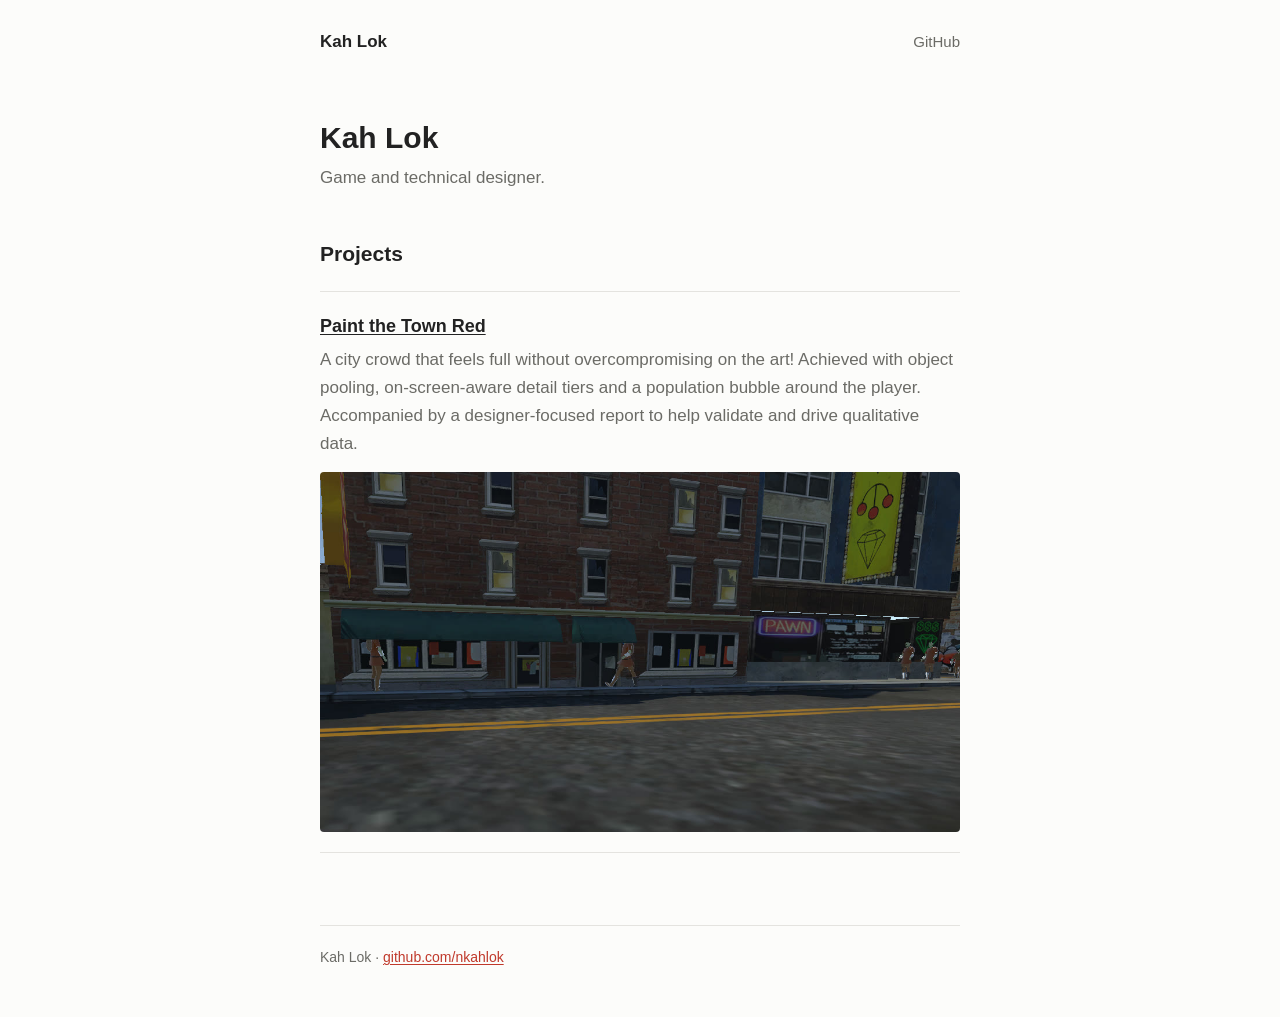
<file: index.html>
<!doctype html>
<html lang="en">
<head>
  <meta charset="utf-8">
  <meta name="viewport" content="width=device-width, initial-scale=1">
  <title>Kah Lok</title>
  <meta name="description" content="Kah Lok, game and technical designer.">
  <meta property="og:title" content="Kah Lok">
  <meta property="og:description" content="Game and technical designer.">
  <meta property="og:image" content="https://nkahlok.github.io/assets/img/cover.jpg">
  <link rel="stylesheet" href="assets/css/style.css">
</head>
<body>
  <div class="page">
    <header class="top">
      <a class="name" href="./">Kah Lok</a>
      <nav><a href="https://github.com/nkahlok">GitHub</a></nav>
    </header>

    <h1>Kah Lok</h1>
    <p class="sub">Game and technical designer.</p>

    <h2>Projects</h2>
    <ul class="projects">
      <li>
        <a class="title" href="projects/paint-the-town-red.html">Paint the Town Red</a>
        <p>A city crowd that feels full without overcompromising on the art! Achieved with object pooling, on-screen-aware detail tiers and a population bubble around the player. Accompanied by a designer-focused report to help validate and drive qualitative data.</p>
        <a href="projects/paint-the-town-red.html"><img src="assets/img/cover.jpg" alt="A city street in the crowd demo, with NPCs walking past the shops"></a>
      </li>
    </ul>

    <footer>Kah Lok · <a href="https://github.com/nkahlok">github.com/nkahlok</a></footer>
  </div>
</body>
</html>
</file>
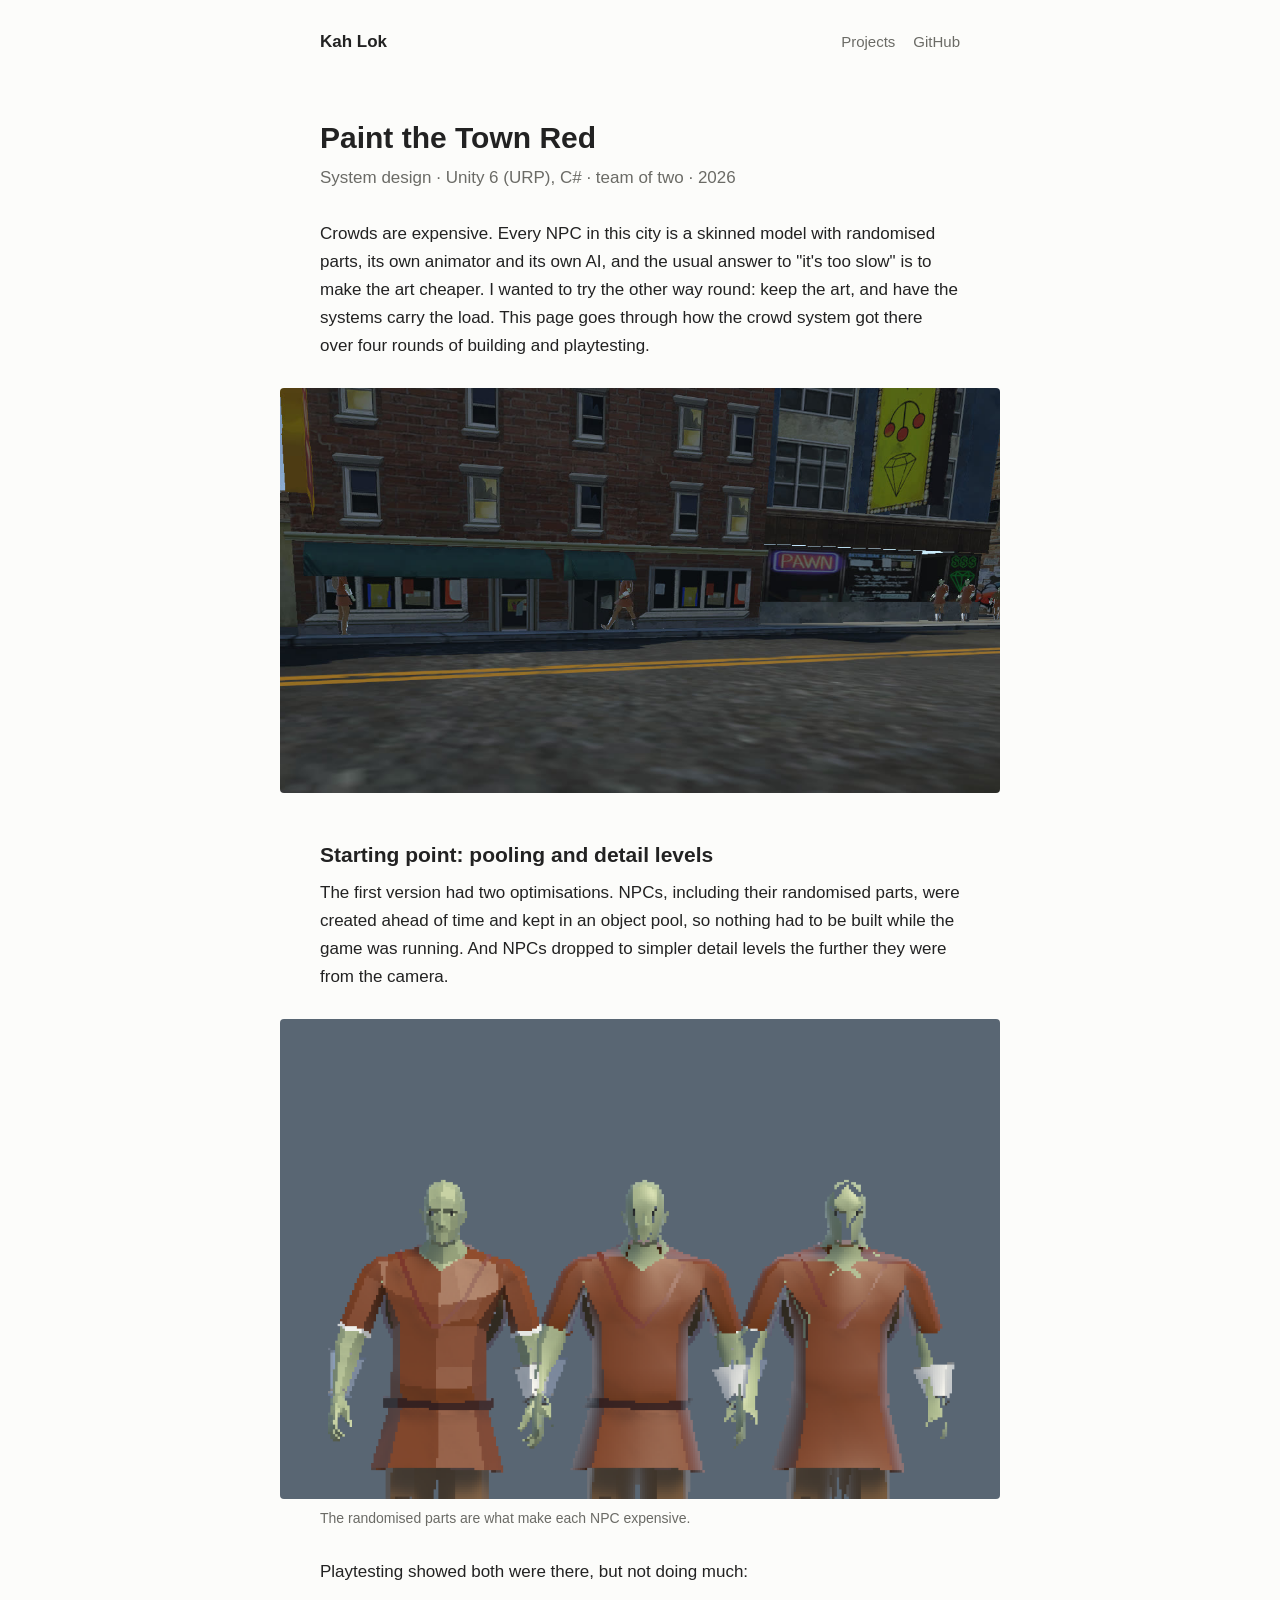
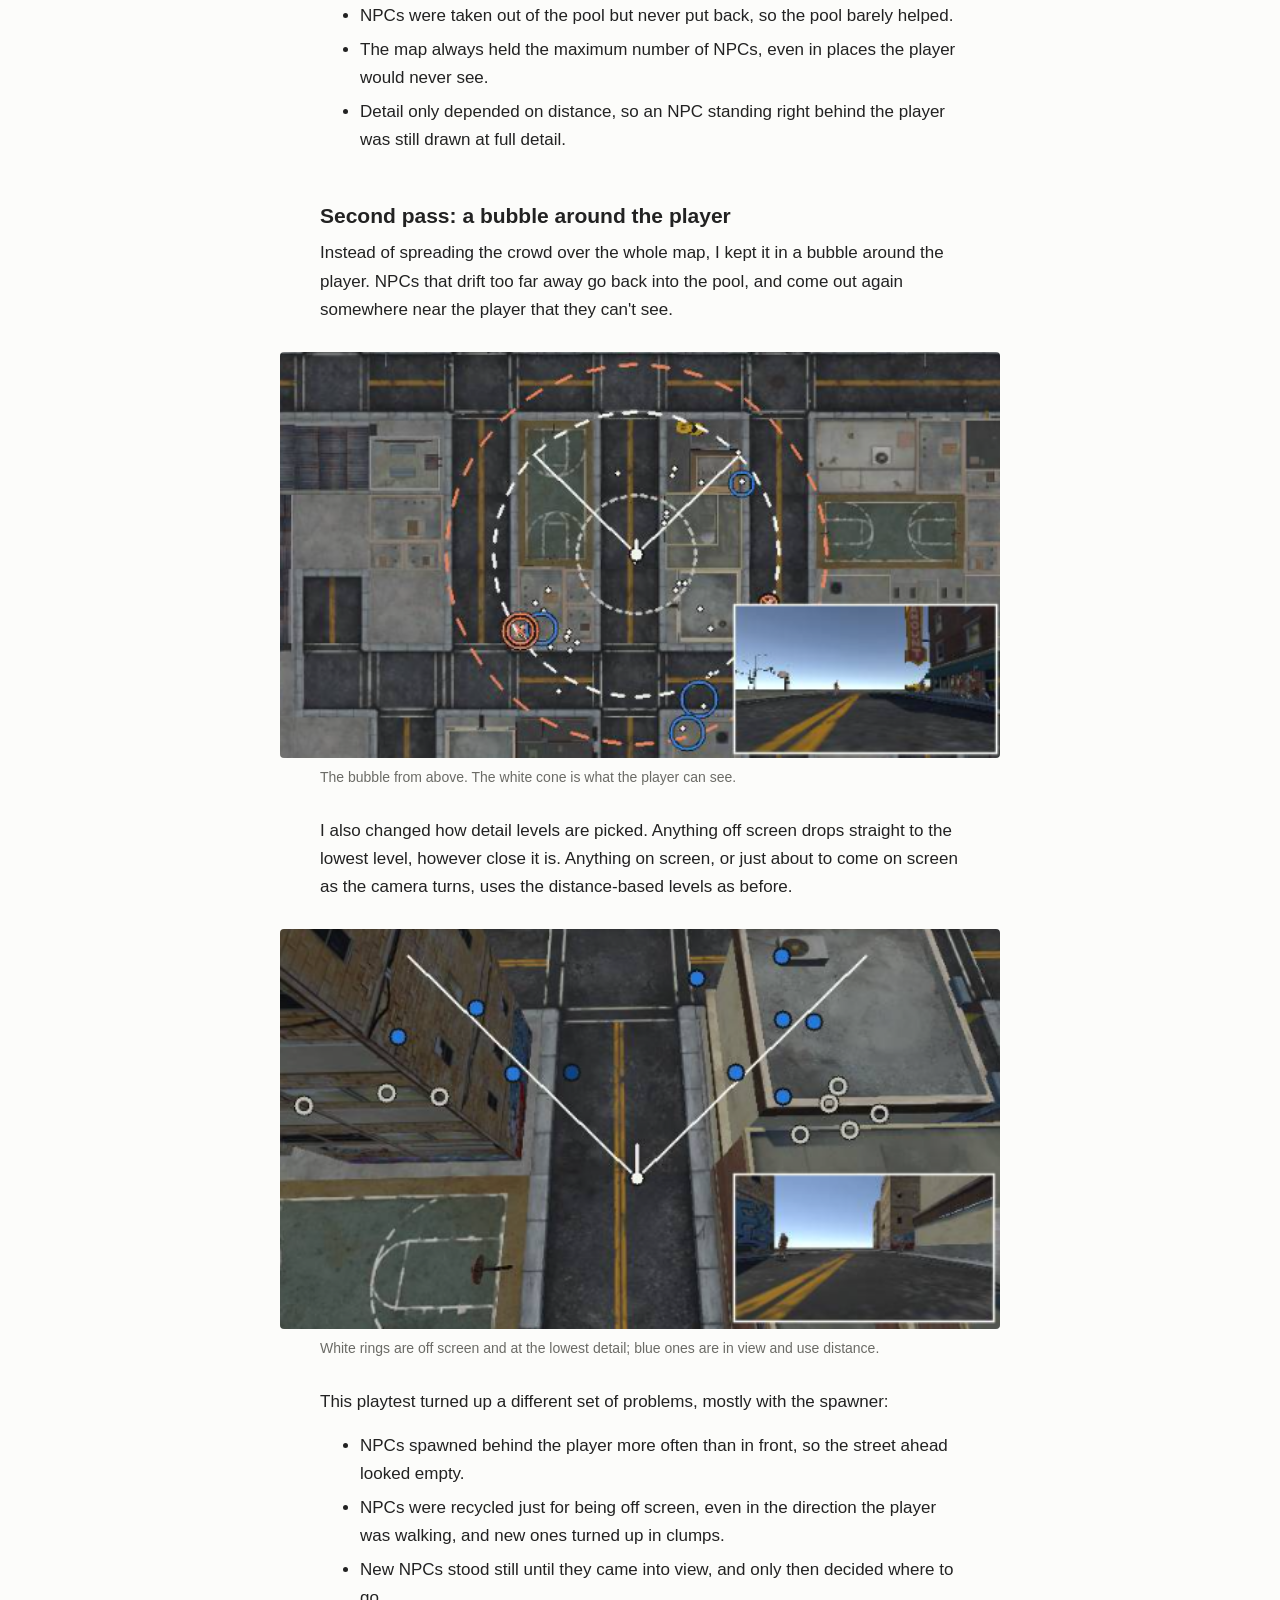
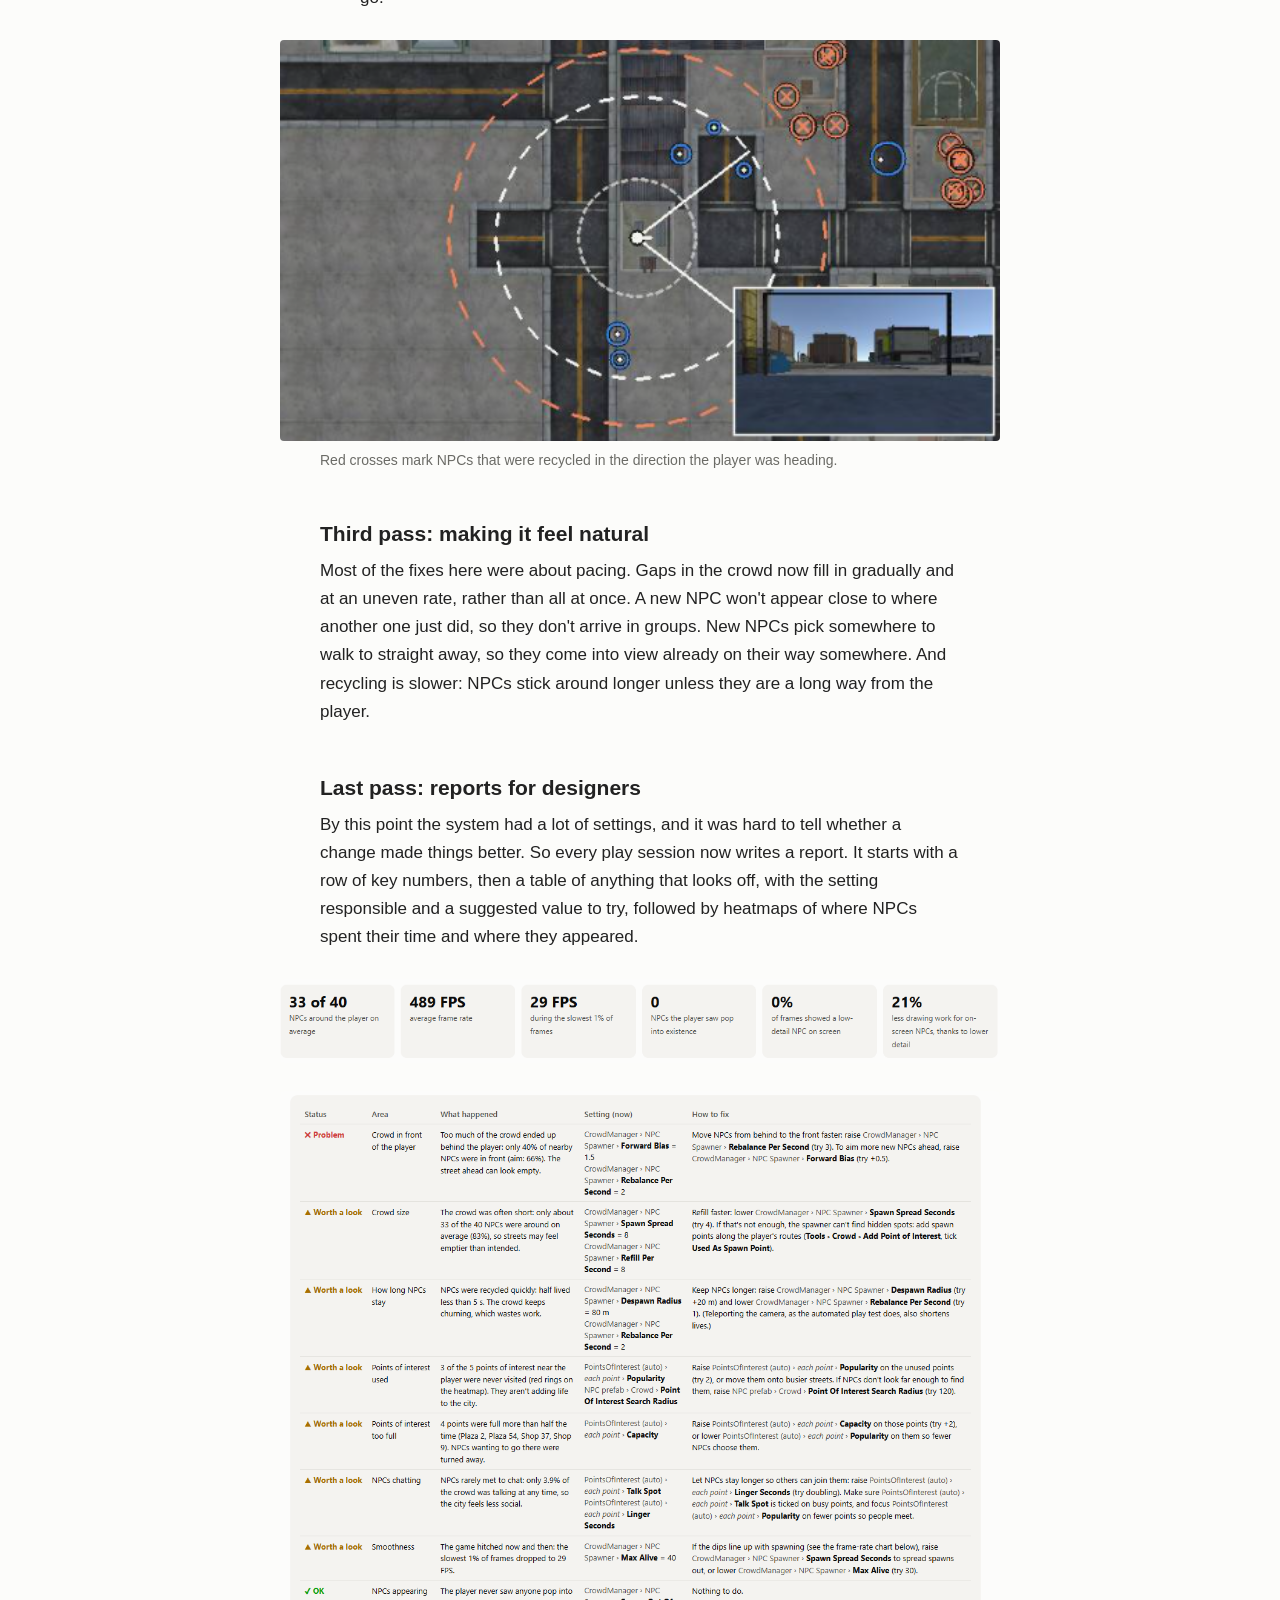
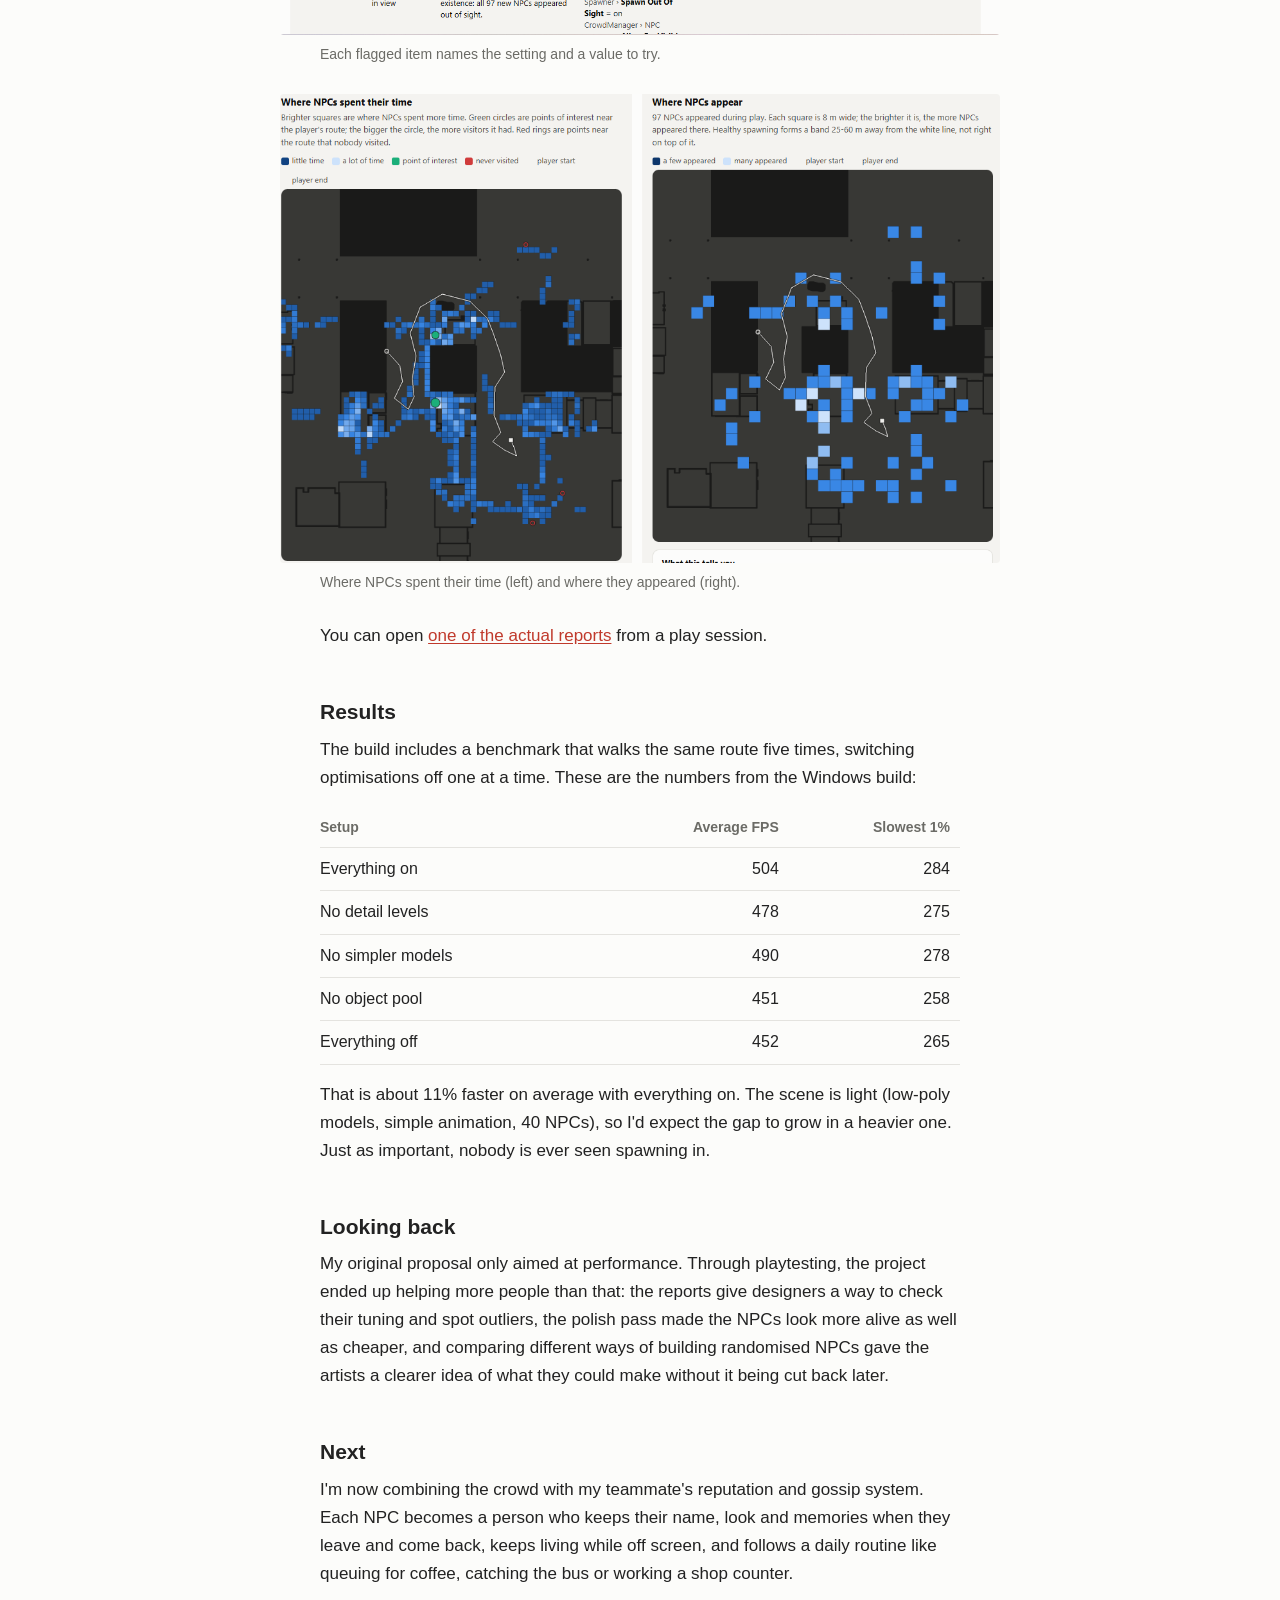
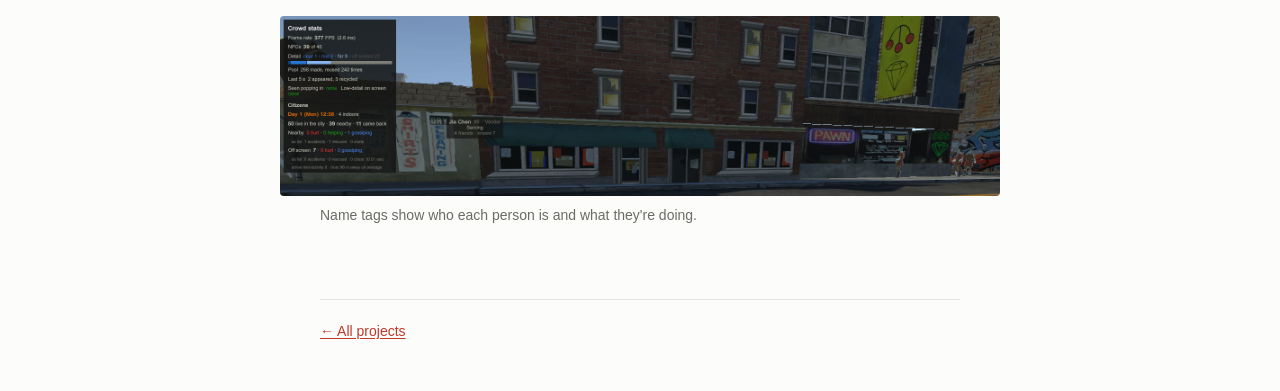
<file: projects/paint-the-town-red.html>
<!doctype html>
<html lang="en">
<head>
  <meta charset="utf-8">
  <meta name="viewport" content="width=device-width, initial-scale=1">
  <title>Paint the Town Red · Kah Lok</title>
  <meta name="description" content="Case study: a crowd system with qualitative data that makes a city feel busy while optimizing as much as possible without compromising on the art.">
  <meta property="og:title" content="Paint the Town Red">
  <meta property="og:description" content="A crowd system for a city, with reports for designers.">
  <meta property="og:image" content="https://nkahlok.github.io/assets/img/cover.jpg">
  <link rel="stylesheet" href="../assets/css/style.css">
</head>
<body>
  <div class="page">
    <header class="top">
      <a class="name" href="../">Kah Lok</a>
      <nav><a href="../">Projects</a><a href="https://github.com/nkahlok">GitHub</a></nav>
    </header>

    <h1>Paint the Town Red</h1>
    <p class="sub">System design · Unity 6 (URP), C# · team of two · 2026</p>

    <p>Crowds are expensive. Every NPC in this city is a skinned model with randomised parts, its own animator and its
      own AI, and the usual answer to "it's too slow" is to make the art cheaper. I wanted to try the other way round:
      keep the art, and have the systems carry the load. This page goes through how the crowd system got there over
      four rounds of building and playtesting.</p>

    <figure>
      <img src="../assets/img/cover.jpg" alt="A city street in the crowd demo, with NPCs walking past the shops">
    </figure>

    <h2>Starting point: pooling and detail levels</h2>
    <p>The first version had two optimisations. NPCs, including their randomised parts, were created ahead of time and
      kept in an object pool, so nothing had to be built while the game was running. And NPCs dropped to simpler detail
      levels the further they were from the camera.</p>

    <figure>
      <img src="../assets/img/npc-variants.png" alt="Three NPC variants with different randomised heads" loading="lazy">
      <figcaption>The randomised parts are what make each NPC expensive.</figcaption>
    </figure>

    <p>Playtesting showed both were there, but not doing much:</p>
    <ul>
      <li>NPCs were taken out of the pool but never put back, so the pool barely helped.</li>
      <li>The map always held the maximum number of NPCs, even in places the player would never see.</li>
      <li>Detail only depended on distance, so an NPC standing right behind the player was still drawn at full detail.</li>
    </ul>

    <h2>Second pass: a bubble around the player</h2>
    <p>Instead of spreading the crowd over the whole map, I kept it in a bubble around the player. NPCs that drift too far
      away go back into the pool, and come out again somewhere near the player that they can't see.</p>

    <figure>
      <img src="../assets/img/population-bubble.png" alt="Overhead view of the crowd bubble around the player" loading="lazy">
      <figcaption>The bubble from above. The white cone is what the player can see.</figcaption>
    </figure>

    <p>I also changed how detail levels are picked. Anything off screen drops straight to the lowest level, however close it
      is. Anything on screen, or just about to come on screen as the camera turns, uses the distance-based levels as before.</p>

    <figure>
      <img src="../assets/img/hybrid-detail.png" alt="Overhead view: NPCs inside the view cone in blue, the rest as white rings" loading="lazy">
      <figcaption>White rings are off screen and at the lowest detail; blue ones are in view and use distance.</figcaption>
    </figure>

    <p>This playtest turned up a different set of problems, mostly with the spawner:</p>
    <ul>
      <li>NPCs spawned behind the player more often than in front, so the street ahead looked empty.</li>
      <li>NPCs were recycled just for being off screen, even in the direction the player was walking, and new ones turned up in clumps.</li>
      <li>New NPCs stood still until they came into view, and only then decided where to go.</li>
    </ul>

    <figure>
      <img src="../assets/img/playtest-2.png" alt="Overhead view with red crosses marking NPCs recycled ahead of the player" loading="lazy">
      <figcaption>Red crosses mark NPCs that were recycled in the direction the player was heading.</figcaption>
    </figure>

    <h2>Third pass: making it feel natural</h2>
    <p>Most of the fixes here were about pacing. Gaps in the crowd now fill in gradually and at an uneven rate, rather than
      all at once. A new NPC won't appear close to where another one just did, so they don't arrive in groups. New NPCs pick
      somewhere to walk to straight away, so they come into view already on their way somewhere. And recycling is slower:
      NPCs stick around longer unless they are a long way from the player.</p>

    <h2>Last pass: reports for designers</h2>
    <p>By this point the system had a lot of settings, and it was hard to tell whether a change made things better. So every
      play session now writes a report. It starts with a row of key numbers, then a table of anything that looks off, with the
      setting responsible and a suggested value to try, followed by heatmaps of where NPCs spent their time and where they
      appeared.</p>

    <figure>
      <img src="../assets/img/report-kpis.png" alt="Row of key numbers at the top of a crowd report" loading="lazy">
    </figure>
    <figure>
      <img src="../assets/img/report-audit.png" alt="Table of flagged crowd settings with suggested fixes" loading="lazy">
      <figcaption>Each flagged item names the setting and a value to try.</figcaption>
    </figure>
    <figure>
      <img src="../assets/img/report-heatmap.png" alt="Heatmaps of where NPCs spent time and where they appeared" loading="lazy">
      <figcaption>Where NPCs spent their time (left) and where they appeared (right).</figcaption>
    </figure>

    <p>You can open <a href="../reports/crowd-report.html">one of the actual reports</a> from a play session.</p>

    <h2>Results</h2>
    <p>The build includes a benchmark that walks the same route five times, switching optimisations off one at a time. These
      are the numbers from the Windows build:</p>

    <table>
      <thead><tr><th>Setup</th><th>Average FPS</th><th>Slowest 1%</th></tr></thead>
      <tbody>
        <tr><td>Everything on</td><td>504</td><td>284</td></tr>
        <tr><td>No detail levels</td><td>478</td><td>275</td></tr>
        <tr><td>No simpler models</td><td>490</td><td>278</td></tr>
        <tr><td>No object pool</td><td>451</td><td>258</td></tr>
        <tr><td>Everything off</td><td>452</td><td>265</td></tr>
      </tbody>
    </table>

    <p>That is about 11% faster on average with everything on. The scene is light (low-poly models, simple animation, 40 NPCs),
      so I'd expect the gap to grow in a heavier one. Just as important, nobody is ever seen spawning in.</p>

    <h2>Looking back</h2>
    <p>My original proposal only aimed at performance. Through playtesting, the project ended up helping more people than
      that: the reports give designers a way to check their tuning and spot outliers, the polish pass made the NPCs look
      more alive as well as cheaper, and comparing different ways of building randomised NPCs gave the artists a clearer
      idea of what they could make without it being cut back later.</p>

    <h2>Next</h2>
    <p>I'm now combining the crowd with my teammate's reputation and gossip system. Each NPC becomes a person who keeps their
      name, look and memories when they leave and come back, keeps living while off screen, and follows a daily routine like
      queuing for coffee, catching the bus or working a shop counter.</p>

    <figure>
      <img src="../assets/img/citizens-tags.jpg" alt="In-game view with a name tag showing a vendor serving customers" loading="lazy">
      <figcaption>Name tags show who each person is and what they're doing.</figcaption>
    </figure>

    <footer><a href="../">← All projects</a></footer>
  </div>
</body>
</html>
</file>
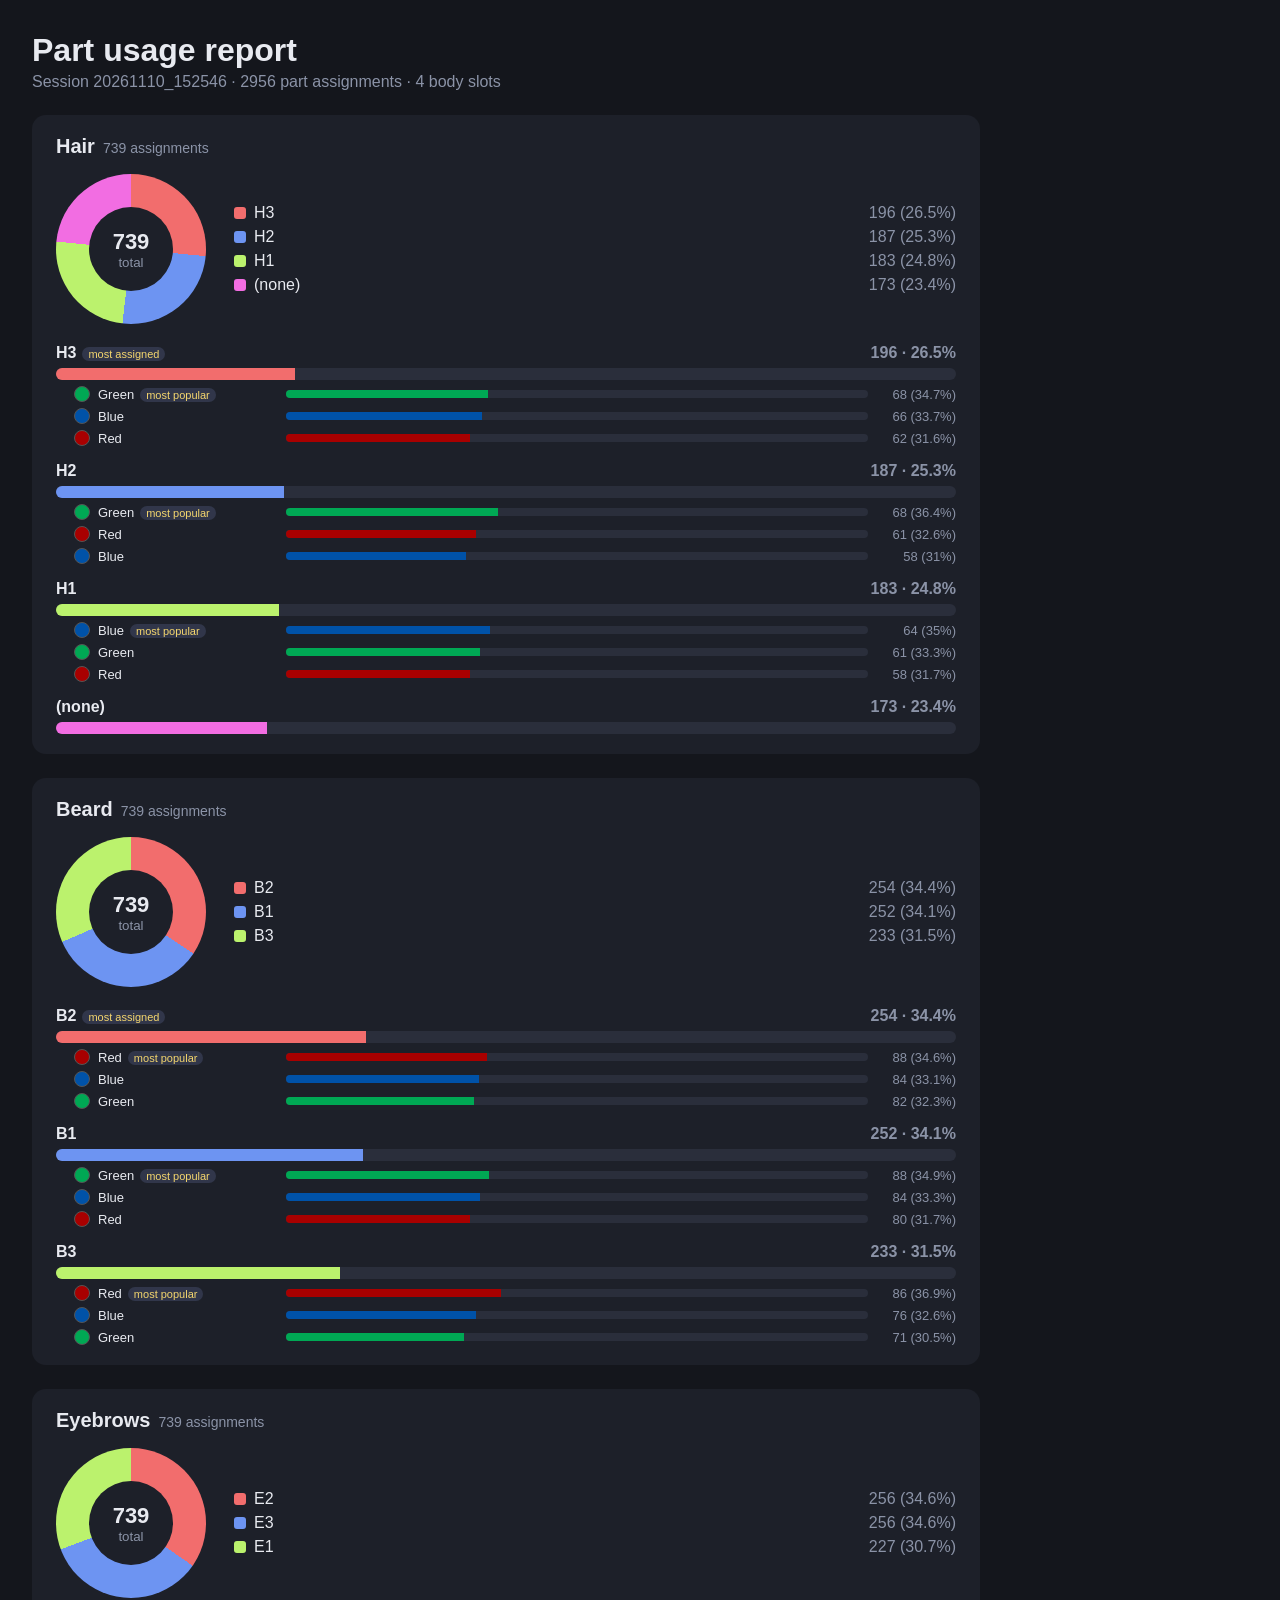
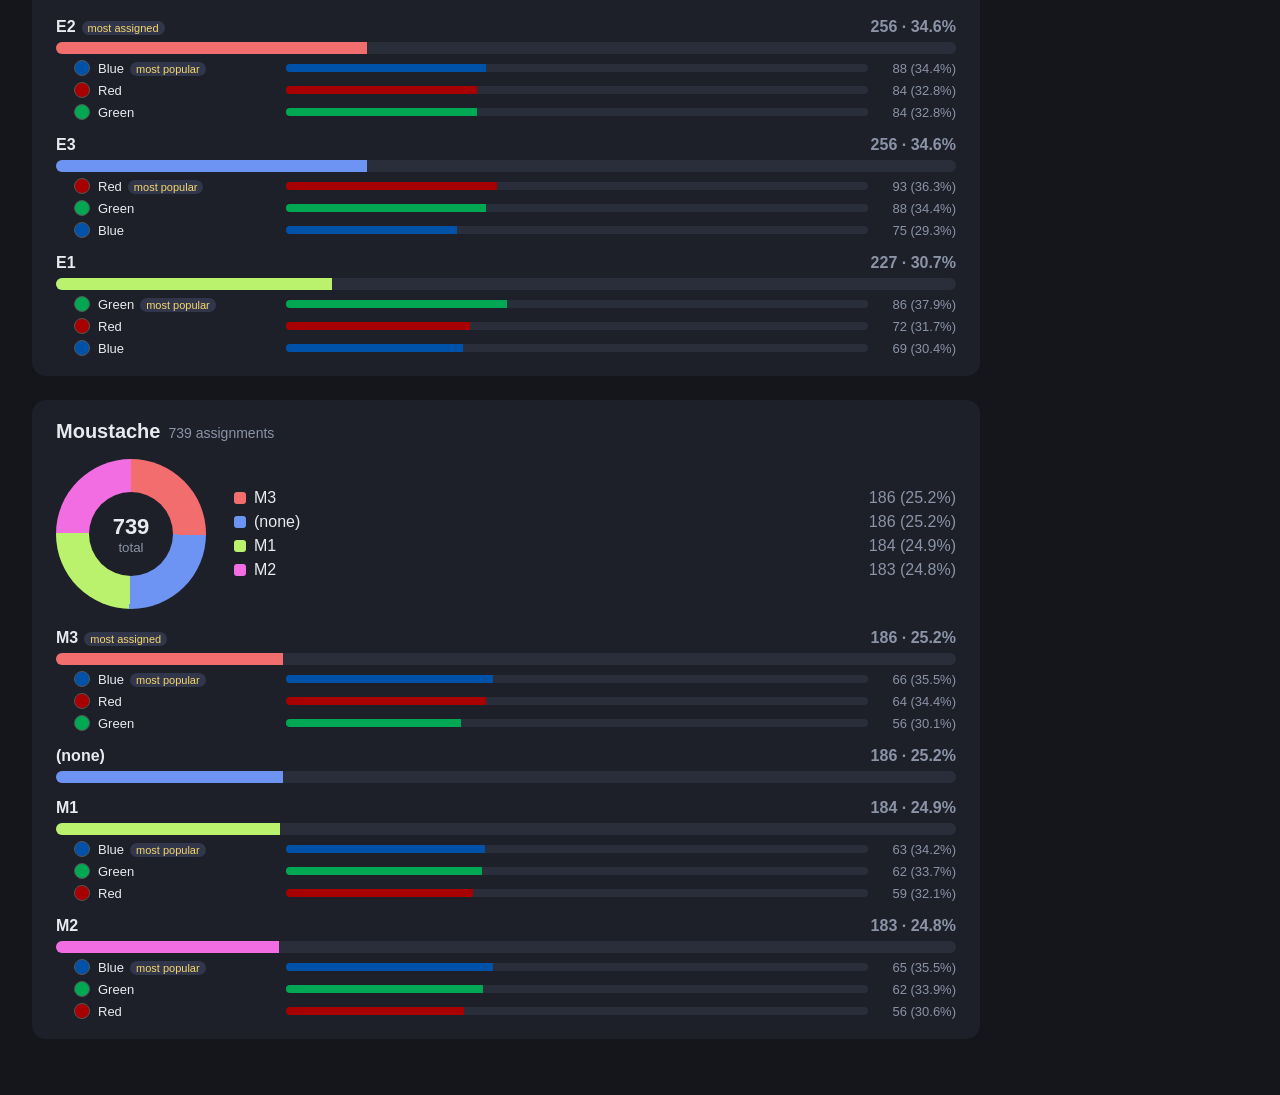
<file: reports/npc_data_20261110_152546_part_report.html>
<!DOCTYPE html><html><head><meta charset="utf-8"><title>Part usage report</title><style>
body{font-family:Segoe UI,Arial,sans-serif;background:#14161c;color:#e8eaf0;margin:0;padding:32px}
h1{margin:0 0 4px}
.sub{color:#8b93a7;margin:0 0 24px}
.card{background:#1d2029;border-radius:14px;padding:20px 24px;margin-bottom:24px;max-width:900px}
h2{margin:0 0 16px;font-size:20px}
h2 span{color:#8b93a7;font-size:14px;font-weight:400;margin-left:8px}
.top{display:flex;gap:28px;align-items:center;margin-bottom:20px}
.donut{width:150px;height:150px;border-radius:50%;display:flex;align-items:center;justify-content:center;flex-shrink:0}
.hole{width:84px;height:84px;border-radius:50%;background:#1d2029;display:flex;flex-direction:column;align-items:center;justify-content:center}
.hole b{font-size:22px}
.hole small{color:#8b93a7}
.legend{list-style:none;margin:0;padding:0;flex:1}
.legend li{display:flex;align-items:center;gap:8px;padding:3px 0}
.legend i{width:12px;height:12px;border-radius:3px;display:inline-block}
em{margin-left:auto;color:#8b93a7;font-style:normal}
.prefab{margin-top:16px}
.head{display:flex;justify-content:space-between;font-weight:600;margin-bottom:6px}
.bar{background:#2a2e3b;border-radius:6px;height:12px;overflow:hidden}
.bar span{display:block;height:100%}
.mat{display:flex;align-items:center;gap:8px;margin:6px 0 0 18px;font-size:13px}
.mat i{width:14px;height:14px;border-radius:50%;border:1px solid #555;flex-shrink:0}
.mat>span{width:180px;flex-shrink:0}
.mat .bar{flex:1;height:8px}
.mat em{min-width:80px;text-align:right}
u{text-decoration:none;font-size:11px;background:#31364a;color:#f5d76e;padding:1px 6px;border-radius:8px;margin-left:6px;font-weight:400}
</style></head><body><h1>Part usage report</h1><p class="sub">Session 20261110_152546 &middot; 2956 part assignments &middot; 4 body slots</p><section class="card"><h2>Hair<span>739 assignments</span></h2><div class="top"><div class="donut" style="background:conic-gradient(#F26D6D 0% 26.52%, #6D94F2 26.52% 51.83%, #BBF26D 51.83% 76.59%, #F26DE2 76.59% 100%)"><div class="hole"><b>739</b><small>total</small></div></div><ul class="legend"><li><i style="background:#F26D6D"></i>H3<em>196 (26.5%)</em></li><li><i style="background:#6D94F2"></i>H2<em>187 (25.3%)</em></li><li><i style="background:#BBF26D"></i>H1<em>183 (24.8%)</em></li><li><i style="background:#F26DE2"></i>(none)<em>173 (23.4%)</em></li></ul></div><div class="prefab"><div class="head"><span>H3<u>most assigned</u></span><em>196 &middot; 26.5%</em></div><div class="bar"><span style="width:26.5%;background:#F26D6D"></span></div><div class="mat"><i style="background:#00A854"></i><span>Green<u>most popular</u></span><div class="bar"><span style="width:34.7%;background:#00A854"></span></div><em>68 (34.7%)</em></div><div class="mat"><i style="background:#0052A8"></i><span>Blue</span><div class="bar"><span style="width:33.7%;background:#0052A8"></span></div><em>66 (33.7%)</em></div><div class="mat"><i style="background:#A80000"></i><span>Red</span><div class="bar"><span style="width:31.6%;background:#A80000"></span></div><em>62 (31.6%)</em></div></div><div class="prefab"><div class="head"><span>H2</span><em>187 &middot; 25.3%</em></div><div class="bar"><span style="width:25.3%;background:#6D94F2"></span></div><div class="mat"><i style="background:#00A854"></i><span>Green<u>most popular</u></span><div class="bar"><span style="width:36.4%;background:#00A854"></span></div><em>68 (36.4%)</em></div><div class="mat"><i style="background:#A80000"></i><span>Red</span><div class="bar"><span style="width:32.6%;background:#A80000"></span></div><em>61 (32.6%)</em></div><div class="mat"><i style="background:#0052A8"></i><span>Blue</span><div class="bar"><span style="width:31%;background:#0052A8"></span></div><em>58 (31%)</em></div></div><div class="prefab"><div class="head"><span>H1</span><em>183 &middot; 24.8%</em></div><div class="bar"><span style="width:24.8%;background:#BBF26D"></span></div><div class="mat"><i style="background:#0052A8"></i><span>Blue<u>most popular</u></span><div class="bar"><span style="width:35%;background:#0052A8"></span></div><em>64 (35%)</em></div><div class="mat"><i style="background:#00A854"></i><span>Green</span><div class="bar"><span style="width:33.3%;background:#00A854"></span></div><em>61 (33.3%)</em></div><div class="mat"><i style="background:#A80000"></i><span>Red</span><div class="bar"><span style="width:31.7%;background:#A80000"></span></div><em>58 (31.7%)</em></div></div><div class="prefab"><div class="head"><span>(none)</span><em>173 &middot; 23.4%</em></div><div class="bar"><span style="width:23.4%;background:#F26DE2"></span></div></div></section><section class="card"><h2>Beard<span>739 assignments</span></h2><div class="top"><div class="donut" style="background:conic-gradient(#F26D6D 0% 34.37%, #6D94F2 34.37% 68.47%, #BBF26D 68.47% 100%)"><div class="hole"><b>739</b><small>total</small></div></div><ul class="legend"><li><i style="background:#F26D6D"></i>B2<em>254 (34.4%)</em></li><li><i style="background:#6D94F2"></i>B1<em>252 (34.1%)</em></li><li><i style="background:#BBF26D"></i>B3<em>233 (31.5%)</em></li></ul></div><div class="prefab"><div class="head"><span>B2<u>most assigned</u></span><em>254 &middot; 34.4%</em></div><div class="bar"><span style="width:34.4%;background:#F26D6D"></span></div><div class="mat"><i style="background:#A80000"></i><span>Red<u>most popular</u></span><div class="bar"><span style="width:34.6%;background:#A80000"></span></div><em>88 (34.6%)</em></div><div class="mat"><i style="background:#0052A8"></i><span>Blue</span><div class="bar"><span style="width:33.1%;background:#0052A8"></span></div><em>84 (33.1%)</em></div><div class="mat"><i style="background:#00A854"></i><span>Green</span><div class="bar"><span style="width:32.3%;background:#00A854"></span></div><em>82 (32.3%)</em></div></div><div class="prefab"><div class="head"><span>B1</span><em>252 &middot; 34.1%</em></div><div class="bar"><span style="width:34.1%;background:#6D94F2"></span></div><div class="mat"><i style="background:#00A854"></i><span>Green<u>most popular</u></span><div class="bar"><span style="width:34.9%;background:#00A854"></span></div><em>88 (34.9%)</em></div><div class="mat"><i style="background:#0052A8"></i><span>Blue</span><div class="bar"><span style="width:33.3%;background:#0052A8"></span></div><em>84 (33.3%)</em></div><div class="mat"><i style="background:#A80000"></i><span>Red</span><div class="bar"><span style="width:31.7%;background:#A80000"></span></div><em>80 (31.7%)</em></div></div><div class="prefab"><div class="head"><span>B3</span><em>233 &middot; 31.5%</em></div><div class="bar"><span style="width:31.5%;background:#BBF26D"></span></div><div class="mat"><i style="background:#A80000"></i><span>Red<u>most popular</u></span><div class="bar"><span style="width:36.9%;background:#A80000"></span></div><em>86 (36.9%)</em></div><div class="mat"><i style="background:#0052A8"></i><span>Blue</span><div class="bar"><span style="width:32.6%;background:#0052A8"></span></div><em>76 (32.6%)</em></div><div class="mat"><i style="background:#00A854"></i><span>Green</span><div class="bar"><span style="width:30.5%;background:#00A854"></span></div><em>71 (30.5%)</em></div></div></section><section class="card"><h2>Eyebrows<span>739 assignments</span></h2><div class="top"><div class="donut" style="background:conic-gradient(#F26D6D 0% 34.64%, #6D94F2 34.64% 69.28%, #BBF26D 69.28% 100%)"><div class="hole"><b>739</b><small>total</small></div></div><ul class="legend"><li><i style="background:#F26D6D"></i>E2<em>256 (34.6%)</em></li><li><i style="background:#6D94F2"></i>E3<em>256 (34.6%)</em></li><li><i style="background:#BBF26D"></i>E1<em>227 (30.7%)</em></li></ul></div><div class="prefab"><div class="head"><span>E2<u>most assigned</u></span><em>256 &middot; 34.6%</em></div><div class="bar"><span style="width:34.6%;background:#F26D6D"></span></div><div class="mat"><i style="background:#0052A8"></i><span>Blue<u>most popular</u></span><div class="bar"><span style="width:34.4%;background:#0052A8"></span></div><em>88 (34.4%)</em></div><div class="mat"><i style="background:#A80000"></i><span>Red</span><div class="bar"><span style="width:32.8%;background:#A80000"></span></div><em>84 (32.8%)</em></div><div class="mat"><i style="background:#00A854"></i><span>Green</span><div class="bar"><span style="width:32.8%;background:#00A854"></span></div><em>84 (32.8%)</em></div></div><div class="prefab"><div class="head"><span>E3</span><em>256 &middot; 34.6%</em></div><div class="bar"><span style="width:34.6%;background:#6D94F2"></span></div><div class="mat"><i style="background:#A80000"></i><span>Red<u>most popular</u></span><div class="bar"><span style="width:36.3%;background:#A80000"></span></div><em>93 (36.3%)</em></div><div class="mat"><i style="background:#00A854"></i><span>Green</span><div class="bar"><span style="width:34.4%;background:#00A854"></span></div><em>88 (34.4%)</em></div><div class="mat"><i style="background:#0052A8"></i><span>Blue</span><div class="bar"><span style="width:29.3%;background:#0052A8"></span></div><em>75 (29.3%)</em></div></div><div class="prefab"><div class="head"><span>E1</span><em>227 &middot; 30.7%</em></div><div class="bar"><span style="width:30.7%;background:#BBF26D"></span></div><div class="mat"><i style="background:#00A854"></i><span>Green<u>most popular</u></span><div class="bar"><span style="width:37.9%;background:#00A854"></span></div><em>86 (37.9%)</em></div><div class="mat"><i style="background:#A80000"></i><span>Red</span><div class="bar"><span style="width:31.7%;background:#A80000"></span></div><em>72 (31.7%)</em></div><div class="mat"><i style="background:#0052A8"></i><span>Blue</span><div class="bar"><span style="width:30.4%;background:#0052A8"></span></div><em>69 (30.4%)</em></div></div></section><section class="card"><h2>Moustache<span>739 assignments</span></h2><div class="top"><div class="donut" style="background:conic-gradient(#F26D6D 0% 25.17%, #6D94F2 25.17% 50.34%, #BBF26D 50.34% 75.24%, #F26DE2 75.24% 100%)"><div class="hole"><b>739</b><small>total</small></div></div><ul class="legend"><li><i style="background:#F26D6D"></i>M3<em>186 (25.2%)</em></li><li><i style="background:#6D94F2"></i>(none)<em>186 (25.2%)</em></li><li><i style="background:#BBF26D"></i>M1<em>184 (24.9%)</em></li><li><i style="background:#F26DE2"></i>M2<em>183 (24.8%)</em></li></ul></div><div class="prefab"><div class="head"><span>M3<u>most assigned</u></span><em>186 &middot; 25.2%</em></div><div class="bar"><span style="width:25.2%;background:#F26D6D"></span></div><div class="mat"><i style="background:#0052A8"></i><span>Blue<u>most popular</u></span><div class="bar"><span style="width:35.5%;background:#0052A8"></span></div><em>66 (35.5%)</em></div><div class="mat"><i style="background:#A80000"></i><span>Red</span><div class="bar"><span style="width:34.4%;background:#A80000"></span></div><em>64 (34.4%)</em></div><div class="mat"><i style="background:#00A854"></i><span>Green</span><div class="bar"><span style="width:30.1%;background:#00A854"></span></div><em>56 (30.1%)</em></div></div><div class="prefab"><div class="head"><span>(none)</span><em>186 &middot; 25.2%</em></div><div class="bar"><span style="width:25.2%;background:#6D94F2"></span></div></div><div class="prefab"><div class="head"><span>M1</span><em>184 &middot; 24.9%</em></div><div class="bar"><span style="width:24.9%;background:#BBF26D"></span></div><div class="mat"><i style="background:#0052A8"></i><span>Blue<u>most popular</u></span><div class="bar"><span style="width:34.2%;background:#0052A8"></span></div><em>63 (34.2%)</em></div><div class="mat"><i style="background:#00A854"></i><span>Green</span><div class="bar"><span style="width:33.7%;background:#00A854"></span></div><em>62 (33.7%)</em></div><div class="mat"><i style="background:#A80000"></i><span>Red</span><div class="bar"><span style="width:32.1%;background:#A80000"></span></div><em>59 (32.1%)</em></div></div><div class="prefab"><div class="head"><span>M2</span><em>183 &middot; 24.8%</em></div><div class="bar"><span style="width:24.8%;background:#F26DE2"></span></div><div class="mat"><i style="background:#0052A8"></i><span>Blue<u>most popular</u></span><div class="bar"><span style="width:35.5%;background:#0052A8"></span></div><em>65 (35.5%)</em></div><div class="mat"><i style="background:#00A854"></i><span>Green</span><div class="bar"><span style="width:33.9%;background:#00A854"></span></div><em>62 (33.9%)</em></div><div class="mat"><i style="background:#A80000"></i><span>Red</span><div class="bar"><span style="width:30.6%;background:#A80000"></span></div><em>56 (30.6%)</em></div></div></section></body></html>
</file>
<file: assets/css/style.css>
:root {
  --bg: #fcfcfa;
  --text: #222;
  --muted: #6b6b66;
  --line: #e4e3df;
  --link: #c0392b;
}

@media (prefers-color-scheme: dark) {
  :root {
    --bg: #161615;
    --text: #e6e5e1;
    --muted: #9a9993;
    --line: #2e2d2a;
    --link: #f07167;
  }
}

* { box-sizing: border-box; }

body {
  margin: 0;
  background: var(--bg);
  color: var(--text);
  font: 17px/1.65 -apple-system, BlinkMacSystemFont, "Segoe UI", Helvetica, Arial, sans-serif;
}

img { max-width: 100%; display: block; }
a { color: var(--link); text-underline-offset: 2px; }

.page { max-width: 680px; margin: 0 auto; padding: 0 20px; }

header.top {
  display: flex; justify-content: space-between; align-items: baseline;
  padding: 28px 0 0;
}
header.top .name { color: var(--text); text-decoration: none; font-weight: 600; }
header.top nav a { color: var(--muted); text-decoration: none; margin-left: 18px; font-size: 15px; }
header.top nav a:hover { color: var(--text); }

h1 { font-size: 30px; line-height: 1.2; margin: 64px 0 8px; font-weight: 700; }
h2 { font-size: 21px; line-height: 1.3; margin: 48px 0 10px; font-weight: 600; }
p, ul, ol { margin: 0 0 16px; }
li { margin-bottom: 6px; }
.sub { color: var(--muted); margin: 0 0 28px; }
.small { font-size: 14px; color: var(--muted); }

/* home: list of projects */
.projects { list-style: none; padding: 0; margin: 24px 0 0; }
.projects li { padding: 20px 0; border-top: 1px solid var(--line); }
.projects li:last-child { border-bottom: 1px solid var(--line); }
.projects a.title { font-weight: 600; font-size: 18px; color: var(--text); }
.projects a.title:hover { color: var(--link); }
.projects p { margin: 4px 0 0; color: var(--muted); }
.projects img { margin-top: 14px; border-radius: 4px; }

/* case study images: a little wider than the text */
figure { margin: 28px -40px; }
figure img { width: 100%; border-radius: 4px; }
figcaption { font-size: 14px; color: var(--muted); margin: 8px 40px 0; }

table { width: 100%; border-collapse: collapse; margin: 8px 0 16px; font-size: 16px; }
th, td { text-align: left; padding: 8px 10px 8px 0; border-bottom: 1px solid var(--line); }
th { font-weight: 600; font-size: 14px; color: var(--muted); }
td:not(:first-child), th:not(:first-child) { text-align: right; }

footer { margin: 72px 0 0; padding: 20px 0 48px; border-top: 1px solid var(--line); font-size: 14px; color: var(--muted); }

@media (max-width: 760px) {
  figure { margin: 24px 0; }
  figcaption { margin: 8px 0 0; }
  h1 { margin-top: 44px; font-size: 26px; }
}
</file>
